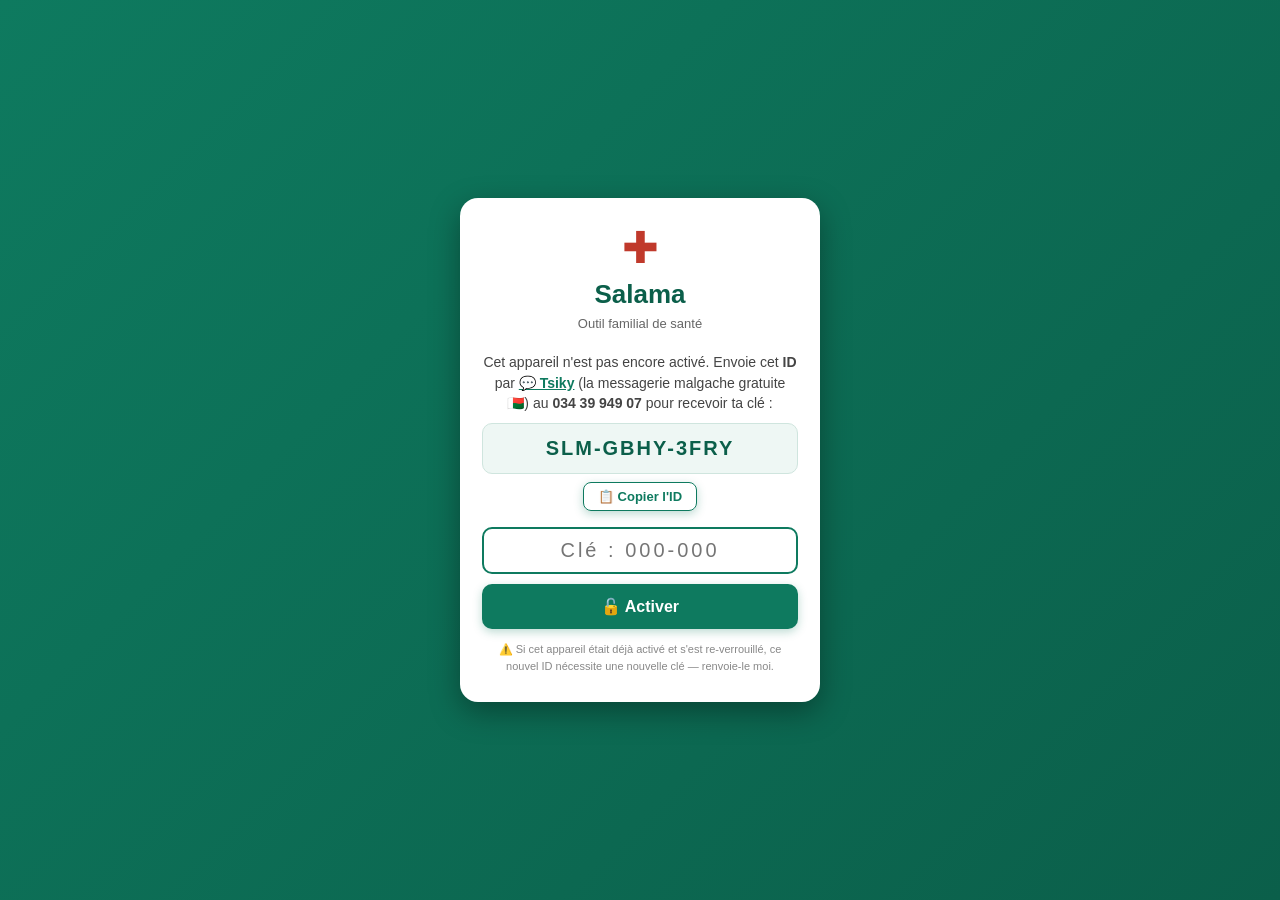
<file: index.html>
<!DOCTYPE html>
<html lang="fr">
<head>
  <meta charset="UTF-8">
  <meta name="viewport" content="width=device-width, initial-scale=1.0, viewport-fit=cover">
  <meta name="theme-color" content="#0e7a5f">
  <title>Salama</title>
  <link rel="manifest" href="manifest.json">
  <link rel="icon" href="icon-192.png">
  <link rel="apple-touch-icon" href="icon-192.png">
  <link rel="stylesheet" href="style.css">
</head>
<body>

  <div id="horsLigne">📴 Pas de connexion — Salama continue de fonctionner normalement</div>

  <header>
    <h1>Salama</h1>
    <p>Outil familial de santé</p>
    <button id="btnTheme" data-action="basculerTheme" aria-label="Changer de thème">🌙</button>
  </header>

  <main>

    <section id="page-accueil" class="page active">
      <div id="banniere">
        <p id="banniereTexte">Ajoutez Salama à votre écran d'accueil.</p>
        <button id="btnInstaller" data-action="installer">Installer</button>
        <button id="btnFermerBanniere" data-action="fermerBanniere" aria-label="Fermer">✕</button>
      </div>
      <div id="profilActifAccueil"></div>
      <div class="tuiles">
        <button class="tuile" data-page="symptomes"><div style="font-size:1.9rem;">🩺</div><div>Symptômes</div></button>
        <button class="tuile" data-page="medocs"><div style="font-size:1.9rem;">💊</div><div>Médicaments</div></button>
        <button class="tuile" data-page="journal"><div style="font-size:1.9rem;">📔</div><div>Journal</div></button>
        <button class="tuile" data-page="profils"><div style="font-size:1.9rem;">👥</div><div>Profils</div></button>
      </div>
      <div class="disclaimer">
        ⚠️ Outil familial d'orientation — ne remplace pas l'avis d'un médecin. En cas de doute, consultez un professionnel de santé.
        <small style="display:block;margin-top:6px;">Salama v1.0</small>
      </div>
    </section>

    <section id="page-symptomes" class="page">
      <input id="rechercheSymptomes" type="search" placeholder="🔎 Rechercher un symptôme…">
      <label for="dureeSymptomes">Depuis combien de temps ?</label>
      <select id="dureeSymptomes">
        <option value="aujourdhui">Depuis aujourd'hui</option>
        <option value="jours23">Depuis 2 ou 3 jours</option>
        <option value="plus3">Depuis plus de 3 jours</option>
      </select>
      <div id="compteurSymptomes" class="petit" style="margin:8px 0;"></div>
      <div id="listeSymptomes"></div>
      <div id="aucunSymptome">Aucun symptôme ne correspond à ta recherche.</div>
      <button id="btnToutDecocher" data-action="toutDecocher" style="background:var(--champ);color:var(--texte2);border:1.5px solid var(--bord);box-shadow:none;margin-top:8px;">Tout décocher</button>
      <div id="resultats" style="margin-top:16px;"></div>
      <div class="disclaimer">⚠️ Salama ne remplace pas un médecin : en cas d'urgence, va directement au centre de santé.</div>
    </section>

    <section id="page-medocs" class="page">
      <div id="listeMedocs"></div>
      <div id="ficheMedoc" hidden></div>
    </section>

    <section id="page-journal" class="page">
      <div id="dateJour"></div>
      <textarea id="texteJournal" placeholder="Ce qui s'est passé aujourd'hui : symptômes, température, médicaments donnés…" style="min-height:110px;"></textarea>
      <button id="btnAjouterJournal" data-action="ajouterJournal" style="margin-top:10px;">➕ Ajouter au journal</button>
      <input id="rechercheJournal" type="search" placeholder="🔎 Rechercher dans le journal…" style="margin-top:16px;">
      <div id="listeJournal"></div>
    </section>

    <section id="page-profils" class="page">
      <h2>Profils de la famille</h2>
      <div id="listeProfils"></div>
      <h2 style="margin-top:24px;">Nouveau profil</h2>
      <form id="formProfil">
        <label for="pNom">Nom</label>
        <input id="pNom" maxlength="30" placeholder="Prénom" autocomplete="off">
        <label for="pSexe">Sexe</label>
        <select id="pSexe">
          <option value="h">Garçon / Homme</option>
          <option value="f">Fille / Femme</option>
        </select>
        <div id="blocGrossesse" hidden>
          <label>Grossesse en cours ?</label>
          <div id="groupeGrossesse">
            <button type="button" data-action="choisirGrossesse" data-val="oui">Oui</button>
            <button type="button" data-action="choisirGrossesse" data-val="non">Non</button>
          </div>
        </div>
        <label for="pNaissance">Année de naissance</label>
        <input id="pNaissance" type="number" inputmode="numeric" placeholder="Exemple : 1995" min="1900">
        <label for="pNaissancePrecise">Date de naissance exacte (optionnel — utile pour un bébé)</label>
        <input id="pNaissancePrecise" type="date">
        <label for="pPoids">Poids en kg (optionnel — sert à calculer les doses enfant)</label>
        <input id="pPoids" type="number" inputmode="decimal" step="0.1" placeholder="Exemple : 12.5" min="1" max="300">
        <div id="erreurProfil" hidden style="color:var(--terre);font-size:0.9rem;margin-top:8px;"></div>
        <button type="submit" style="margin-top:14px;">💾 Enregistrer le profil</button>
      </form>
    </section>

  </main>

  <button id="btnFlottant" data-action="analyser" aria-label="Analyser les symptômes" hidden>🔍</button>
  <button id="btnRemonter" data-action="remonter" aria-label="Remonter en haut" style="position:fixed;right:16px;bottom:152px;display:none;z-index:44;">⬆️</button>

  <nav>
    <button data-page="accueil" class="active"><span>🏠</span><span>Accueil</span></button>
    <button data-page="symptomes"><span>🩺</span><span>Symptômes</span></button>
    <button data-page="medocs"><span>💊</span><span>Médicaments</span></button>
    <button data-page="journal"><span>📔</span><span>Journal</span></button>
    <button data-page="profils"><span>👥</span><span>Profils</span></button>
  </nav>

  <script>
    /* Rapporteur d'erreurs : affiche un message clair si le code plante */
    window.addEventListener('error', function (e) { alert('Salama — problème détecté :\n' + e.message + '\n(ligne ' + e.lineno + ')'); });
  </script>
  <script src="data.js"></script>
  <script src="activation.js"></script>
  <script src="app.js"></script>
</body>
</html>
</file>
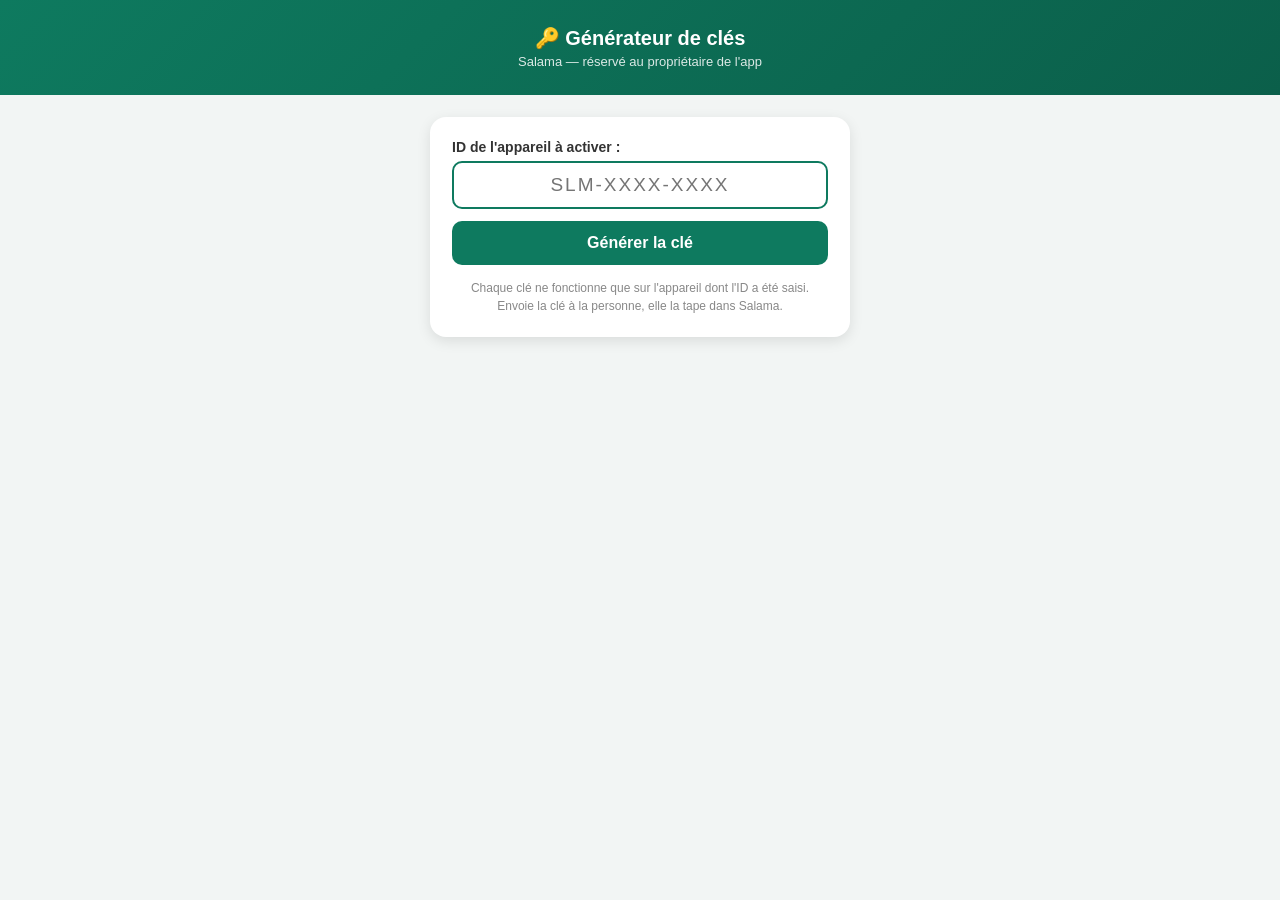
<file: generateur.html>
<!DOCTYPE html>
<html lang="fr">
<head>
<meta charset="UTF-8">
<meta name="viewport" content="width=device-width, initial-scale=1.0">
<meta name="robots" content="noindex, nofollow">
<title>Générateur de clés — Salama</title>
<style>
  * { margin:0; padding:0; box-sizing:border-box; }
  body {
    font-family:-apple-system,Roboto,Arial,sans-serif;
    background:#f2f5f4; min-height:100vh;
  }
  .entete {
    background:linear-gradient(135deg,#0e7a5f,#0b5f4a);
    color:#fff; text-align:center; padding:26px 16px;
  }
  .entete h1 { font-size:20px; }
  .entete p { font-size:13px; opacity:.85; margin-top:4px; }
  .carte {
    background:#fff; max-width:420px; margin:22px auto;
    border-radius:16px; padding:22px; width:calc(100% - 32px);
    box-shadow:0 4px 14px rgba(0,0,0,.10);
  }
  label { font-size:14px; font-weight:600; color:#333; display:block; margin-bottom:6px; }
  input {
    width:100%; font-size:19px; text-align:center; letter-spacing:2px;
    padding:11px; border:2px solid #0e7a5f; border-radius:10px; outline:none;
    text-transform:uppercase;
  }
  button.principal {
    width:100%; margin-top:12px; background:#0e7a5f; color:#fff; border:none;
    border-radius:10px; padding:13px; font-size:16px; font-weight:700; cursor:pointer;
  }
  .resultat {
    display:none; margin-top:16px; background:#eef7f4; border:1px solid #cfe5de;
    border-radius:12px; padding:16px; text-align:center;
  }
  .resultat .cle { font-size:30px; font-weight:800; letter-spacing:4px; color:#0b5f4a; }
  .resultat button {
    margin-top:10px; background:none; border:1px solid #0e7a5f; color:#0e7a5f;
    border-radius:8px; padding:6px 14px; font-size:13px; cursor:pointer;
  }
  .erreur { display:none; color:#c0392b; font-size:13px; margin-top:10px; text-align:center; }
  .note { font-size:12px; color:#888; text-align:center; margin-top:14px; line-height:1.5; }
</style>
</head>
<body>

<div class="entete">
  <h1>🔑 Générateur de clés</h1>
  <p>Salama — réservé au propriétaire de l'app</p>
</div>

<div class="carte">
  <label for="champId">ID de l'appareil à activer :</label>
  <input id="champId" type="text" placeholder="SLM-XXXX-XXXX" maxlength="13" autocomplete="off">
  <button class="principal" onclick="generer()">Générer la clé</button>

  <div class="erreur" id="erreur">❌ ID invalide. Il doit ressembler à SLM-XXXX-XXXX.</div>

  <div class="resultat" id="resultat">
    <div style="font-size:13px;color:#555;">Clé pour cet appareil :</div>
    <div class="cle" id="laCle"></div>
    <button onclick="copier()">📋 Copier la clé</button>
  </div>

  <div class="note">Chaque clé ne fonctionne que sur l'appareil dont l'ID a été saisi.<br>
  Envoie la clé à la personne, elle la tape dans Salama.</div>
</div>
<script>
/* ⚠️ Cet algorithme doit rester IDENTIQUE à celui de activation.js */
function cleAttendue(id) {
  var h = 7;
  for (var i = 0; i < id.length; i++) {
    h = (h * 33 + id.charCodeAt(i)) % 1000000;
  }
  h = (h * 13 + 5107) % 1000000;
  var n = '000000' + h;
  n = n.slice(n.length - 6);
  return n.slice(0, 3) + '-' + n.slice(3);
}

function normaliserId(id) {
  var brut = (id || '').toUpperCase().replace(/[^A-Z0-9]/g, '');
  if (brut.length === 11 && brut.indexOf('SLM') === 0) {
    return brut.slice(0, 3) + '-' + brut.slice(3, 7) + '-' + brut.slice(7, 11);
  }
  return null;
}

var champ = document.getElementById('champId');
champ.addEventListener('input', function () {
  var v = champ.value.toUpperCase().replace(/[^A-Z0-9]/g, '').slice(0, 11);
  if (v.length > 7) v = v.slice(0, 3) + '-' + v.slice(3, 7) + '-' + v.slice(7);
  else if (v.length > 3) v = v.slice(0, 3) + '-' + v.slice(3);
  champ.value = v;
});

function generer() {
  var id = normaliserId(champ.value);
  var bloc = document.getElementById('resultat');
  var err = document.getElementById('erreur');
  if (!id) { bloc.style.display = 'none'; err.style.display = 'block'; return; }
  err.style.display = 'none';
  document.getElementById('laCle').textContent = cleAttendue(id);
  bloc.style.display = 'block';
}

function copier() {
  var cle = document.getElementById('laCle').textContent;
  if (navigator.clipboard && navigator.clipboard.writeText) {
    navigator.clipboard.writeText(cle);
  } else {
    var z = document.createElement('textarea');
    z.value = cle; document.body.appendChild(z); z.select();
    try { document.execCommand('copy'); } catch (e) {}
    document.body.removeChild(z);
  }
}
</script>

</body>
</html>
</file>
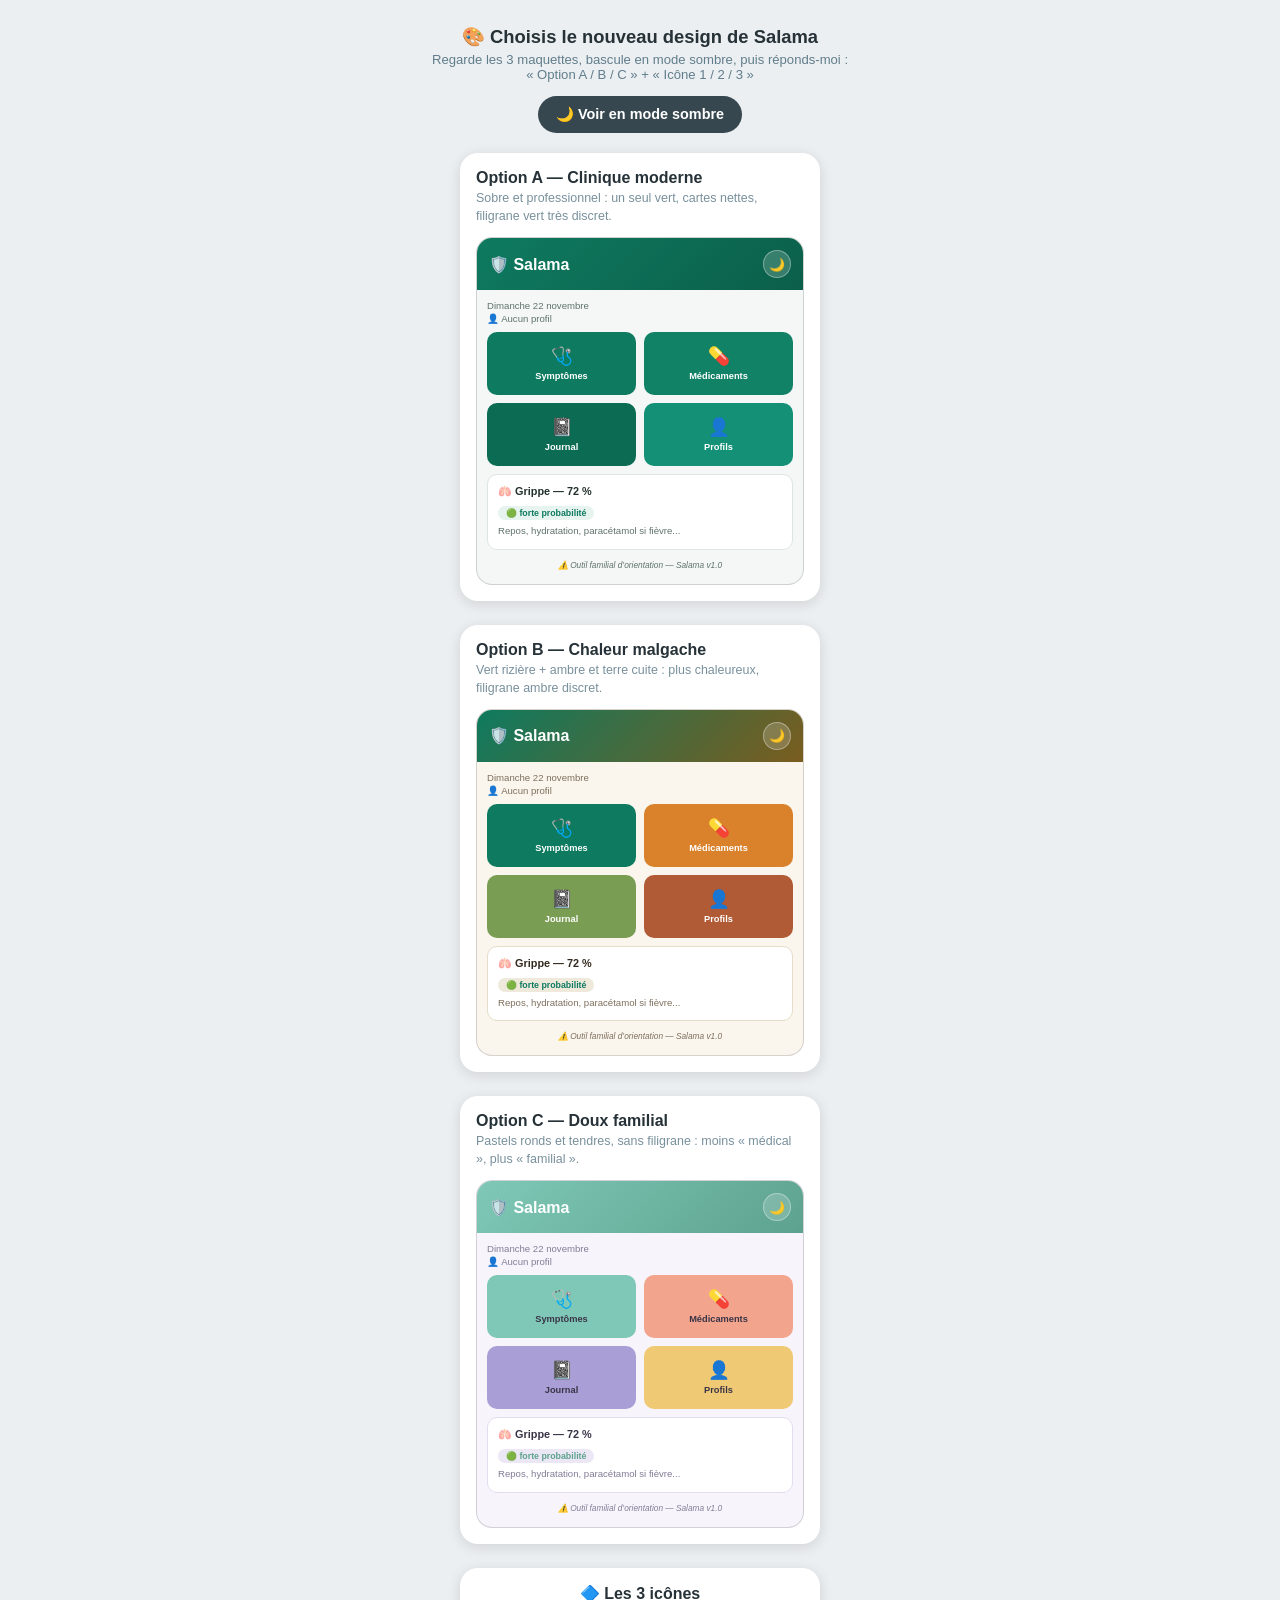
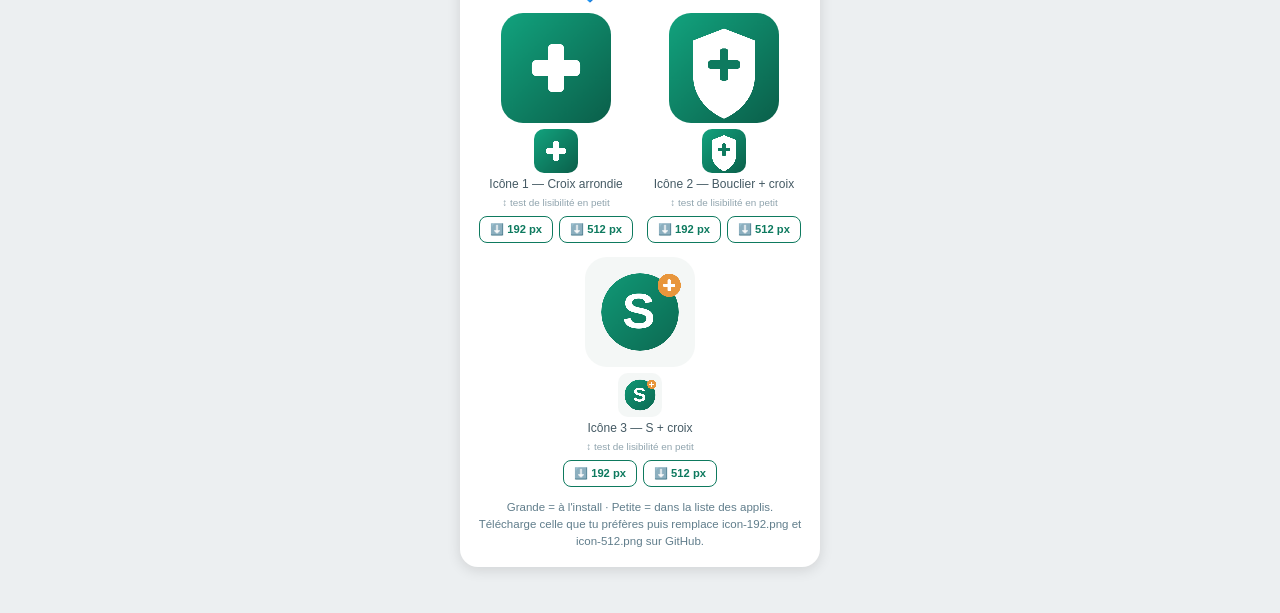
<file: maquettes.html>
<!DOCTYPE html>
<html lang="fr">
<head>
<meta charset="UTF-8">
<meta name="viewport" content="width=device-width, initial-scale=1.0">
<title>Choix du design — Salama</title>
<style>
  * { margin:0; padding:0; box-sizing:border-box; }
  body { font-family:'Segoe UI',Roboto,sans-serif; background:#eceff1; padding:16px; }
  h1 { text-align:center; font-size:1.15rem; color:#263238; margin:10px 0 4px; }
  .sous { text-align:center; font-size:0.82rem; color:#607d8b; margin-bottom:14px; }
  #toggleTheme {
    display:block; margin:0 auto 20px; padding:10px 18px; border:none; border-radius:20px;
    background:#37474f; color:#fff; font-size:0.9rem; font-weight:600; cursor:pointer;
  }
  .option {
    background:#fff; border-radius:18px; padding:16px; max-width:360px;
    margin:0 auto 24px; box-shadow:0 3px 14px rgba(0,0,0,.12);
  }
  .option h2 { font-size:1rem; color:#263238; margin-bottom:2px; }
  .option .desc { font-size:0.78rem; color:#78909c; margin-bottom:12px; line-height:1.45; }
  .tel { border-radius:16px; overflow:hidden; border:1px solid rgba(0,0,0,.15); }
  .tel-header { display:flex; justify-content:space-between; align-items:center; padding:12px; }
  .tel-header .titre { font-weight:700; font-size:1rem; }
  .tel-header .lune { width:28px; height:28px; border-radius:50%; display:flex;
    align-items:center; justify-content:center; font-size:0.8rem; }
  .tel-corps { padding:10px; position:relative; overflow:hidden; }
  .filigrane { position:absolute; inset:0; background-repeat:no-repeat;
    background-position:center 45%; background-size:130px; pointer-events:none; }
  .tel-date { font-size:0.6rem; margin-bottom:2px; position:relative; }
  .tel-profil { font-size:0.6rem; margin-bottom:8px; position:relative; }
  .tel-grille { display:grid; grid-template-columns:1fr 1fr; gap:8px; position:relative; }
  .tuile { border-radius:10px; padding:14px 6px; text-align:center; font-size:1.1rem; }
  .tuile span { display:block; font-size:0.58rem; font-weight:700; margin-top:4px; }
  .tel-carte { border-radius:10px; padding:10px; margin-top:8px; position:relative; }
  .tel-carte h4 { font-size:0.68rem; margin-bottom:4px; }
  .tel-carte p { font-size:0.6rem; line-height:1.5; }
  .badge { display:inline-block; font-size:0.55rem; padding:2px 8px; border-radius:8px; font-weight:700; }
  .tel-disclaimer { text-align:center; font-size:0.52rem; font-style:italic; padding:10px 8px 4px; position:relative; }
  .zone-icones { background:#fff; border-radius:18px; padding:16px; max-width:360px;
    margin:0 auto 30px; box-shadow:0 3px 14px rgba(0,0,0,.12); }
  .zone-icones h2 { font-size:1rem; color:#263238; margin-bottom:10px; text-align:center; }
  .rangee-icones { display:flex; flex-wrap:wrap; gap:14px; justify-content:center; }
  .carte-icones { text-align:center; }
  .carte-icones .grande { width:110px; height:110px; border-radius:22px; display:block; margin:0 auto 6px; }
  .carte-icones .petite { width:44px; height:44px; border-radius:10px; display:block; margin:0 auto 4px; }
  .carte-icones .nom { font-size:0.75rem; color:#455a64; margin-bottom:6px; }
  .carte-icones .mini { font-size:0.62rem; color:#90a4ae; margin-bottom:8px; }
  .btns-dl { display:flex; gap:6px; justify-content:center; }
  .btns-dl button { padding:6px 10px; font-size:0.7rem; border:1px solid #0e7a5f; color:#0e7a5f;
    background:none; border-radius:8px; cursor:pointer; font-weight:600; }
  .legende { font-size:0.72rem; color:#607d8b; text-align:center; margin-top:12px; line-height:1.5; }
</style>
</head>
<body>
<h1>🎨 Choisis le nouveau design de Salama</h1>
<p class="sous">Regarde les 3 maquettes, bascule en mode sombre, puis réponds-moi :<br>
« Option A / B / C » + « Icône 1 / 2 / 3 »</p>
<button id="toggleTheme" onclick="basculerApercu()">🌙 Voir en mode sombre</button>
<div id="zoneOptions"></div>

<div class="zone-icones">
  <h2>🔷 Les 3 icônes</h2>
  <div class="rangee-icones" id="rangeeIcones"></div>
  <p class="legende">Grande = à l'install · Petite = dans la liste des applis.<br>
  Télécharge celle que tu préfères puis remplace icon-192.png et icon-512.png sur GitHub.</p>
</div>

<script>
/* ============ LES 3 PALETTES ============ */
const PALETTES = [
  { cle:'A', nom:'Option A — Clinique moderne',
    desc:'Sobre et professionnel : un seul vert, cartes nettes, filigrane vert très discret.',
    clair:{ fond:'#f4f7f6', carte:'#ffffff', texte:'#22312b', doux:'#5f726c',
      accent:'#0e7a5f', accentClair:'#e6f3ef', bordure:'#dde5e2',
      header:['#0e7a5f','#0b5f4a'], texteHeader:'#ffffff',
      tuiles:['#0e7a5f','#128266','#0c6b53','#149077'], texteTuile:'#ffffff',
      filigrane:'#0e7a5f', opFiligrane:0.07 },
    sombre:{ fond:'#131a1c', carte:'#1c2426', texte:'#e8efec', doux:'#9db0a9',
      accent:'#2fbf9a', accentClair:'#1d3a33', bordure:'#2c3a3d',
      header:['#0b3d30','#093128'], texteHeader:'#e8efec',
      tuiles:['#0e7a5f','#128266','#0c6b53','#149077'], texteTuile:'#ffffff',
      filigrane:'#2fbf9a', opFiligrane:0.06 } },
  { cle:'B', nom:'Option B — Chaleur malgache',
    desc:'Vert rizière + ambre et terre cuite : plus chaleureux, filigrane ambre discret.',
    clair:{ fond:'#faf6ee', carte:'#ffffff', texte:'#33291d', doux:'#7d6f5c',
      accent:'#0e7a5f', accentClair:'#efe9dc', bordure:'#e5dcc9',
      header:['#0e7a5f','#7a5c1e'], texteHeader:'#ffffff',
      tuiles:['#0e7a5f','#d9822b','#7a9d54','#b05a36'], texteTuile:'#ffffff',
      filigrane:'#d9822b', opFiligrane:0.08 },
    sombre:{ fond:'#1a1712', carte:'#241f18', texte:'#f0e9dc', doux:'#b3a48c',
      accent:'#3fbf9a', accentClair:'#2e2a1e', bordure:'#3a332a',
      header:['#0b3d30','#3d2c0e'], texteHeader:'#f0e9dc',
      tuiles:['#0e7a5f','#d9822b','#7a9d54','#b05a36'], texteTuile:'#ffffff',
      filigrane:'#d9822b', opFiligrane:0.07 } },
  { cle:'C', nom:'Option C — Doux familial',
    desc:'Pastels ronds et tendres, sans filigrane : moins « médical », plus « familial ».',
    clair:{ fond:'#f7f5fb', carte:'#ffffff', texte:'#3a3447', doux:'#837c96',
      accent:'#5da28e', accentClair:'#ece7f5', bordure:'#e2ddef',
      header:['#7fc8b7','#5da28e'], texteHeader:'#ffffff',
      tuiles:['#7fc8b7','#f2a48d','#a99fd6','#f0c975'], texteTuile:'#3a3447',
      filigrane:null, opFiligrane:0 },
    sombre:{ fond:'#17151f', carte:'#211e2b', texte:'#ece9f4', doux:'#a29ab5',
      accent:'#8fd4c0', accentClair:'#2c2838', bordure:'#332e42',
      header:['#3d3654','#2f2a42'], texteHeader:'#ece9f4',
      tuiles:['#5da28e','#d98a76','#8f85ba','#d4ab5f'], texteTuile:'#ffffff',
      filigrane:null, opFiligrane:0 } }
];

let sombreActif = false;

function svgFiligrane(couleur) {
  if (!couleur) return 'none';
  const svg = "<svg xmlns='http://www.w3.org/2000/svg' viewBox='0 0 200 200'>" +
    "<rect x='70' y='18' width='60' height='164' rx='14' fill='" + couleur + "'/>" +
    "<rect x='18' y='70' width='164' height='60' rx='14' fill='" + couleur + "'/></svg>";
  return "url(\"data:image/svg+xml," + encodeURIComponent(svg) + "\")";
}

function maquetteHTML(p) {
  const v = sombreActif ? p.sombre : p.clair;
  const grad = 'linear-gradient(135deg,' + v.header[0] + ',' + v.header[1] + ')';
  let h = '<div class="option"><h2>' + p.nom + '</h2><p class="desc">' + p.desc + '</p>';
  h += '<div class="tel" style="background:' + v.fond + ';color:' + v.texte + '">';
  h += '<div class="tel-header" style="background:' + grad + ';color:' + v.texteHeader + '">' +
       '<span class="titre">🛡️ Salama</span>' +
       '<span class="lune" style="background:rgba(255,255,255,.18);border:1px solid rgba(255,255,255,.35)">🌙</span></div>';
  h += '<div class="tel-corps">';
  if (v.filigrane) h += '<div class="filigrane" style="background-image:' + svgFiligrane(v.filigrane) +
    ';opacity:' + v.opFiligrane + '"></div>';
  h += '<p class="tel-date" style="color:' + v.doux + '">Dimanche 22 novembre</p>' +
       '<p class="tel-profil" style="color:' + v.doux + '">👤 Aucun profil</p>';
  const noms = ['🩺<span>Symptômes</span>','💊<span>Médicaments</span>','📓<span>Journal</span>','👤<span>Profils</span>'];
  h += '<div class="tel-grille">' + v.tuiles.map((c,i) =>
       '<div class="tuile" style="background:' + c + ';color:' + v.texteTuile + '">' + noms[i] + '</div>').join('') + '</div>';
  h += '<div class="tel-carte" style="background:' + v.carte + ';border:1px solid ' + v.bordure + '">' +
       '<h4>🫁 Grippe — 72 %</h4>' +
       '<span class="badge" style="background:' + v.accentClair + ';color:' + v.accent + '">🟢 forte probabilité</span>' +
       '<p style="color:' + v.doux + ';margin-top:4px">Repos, hydratation, paracétamol si fièvre...</p></div>';
  h += '<p class="tel-disclaimer" style="color:' + v.doux + '">⚠️ Outil familial d\u2019orientation — Salama v1.0</p>';
  h += '</div></div></div>';
  return h;
}

function rendre() {
  document.getElementById('zoneOptions').innerHTML =
    PALETTES.map(maquetteHTML).join('');
  document.getElementById('toggleTheme').textContent =
    sombreActif ? '☀️ Voir en mode clair' : '🌙 Voir en mode sombre';
}
function basculerApercu() { sombreActif = !sombreActif; rendre(); }
rendre();

/* ============ LES 3 ICÔNES ============ */
const T = 512;
function rr(ctx,x,y,w,h,r) {
  ctx.beginPath();
  ctx.moveTo(x+r,y);
  ctx.arcTo(x+w,y,x+w,y+h,r); ctx.arcTo(x+w,y+h,x,y+h,r);
  ctx.arcTo(x,y+h,x,y,r); ctx.arcTo(x,y,x+w,y,r);
  ctx.closePath();
}
function fondVert(ctx) {
  const g = ctx.createLinearGradient(0,0,T,T);
  g.addColorStop(0,'#12a37e'); g.addColorStop(1,'#0b5f4a');
  ctx.fillStyle = g; ctx.fillRect(0,0,T,T);
}
function croixBlanche(ctx, cx, cy, taille, coin) {
  ctx.fillStyle = '#ffffff';
  const t = taille;
  rr(ctx, cx - t/2, cy - t*1.45, t, t*2.9, coin); ctx.fill();
  rr(ctx, cx - t*1.45, cy - t/2, t*2.9, t, coin); ctx.fill();
}
const ICONES = [
  { nom: 'Icône 1 — Croix arrondie', dessiner: function(ctx) {
      fondVert(ctx);
      croixBlanche(ctx, T/2, T/2, 78, 26);
  } },
  { nom: 'Icône 2 — Bouclier + croix', dessiner: function(ctx) {
      fondVert(ctx);
      ctx.fillStyle = '#ffffff';
      ctx.beginPath();
      ctx.moveTo(256,72);
      ctx.lineTo(400,128); ctx.lineTo(400,288);
      ctx.bezierCurveTo(400,400,320,464,256,492);
      ctx.bezierCurveTo(192,464,112,400,112,288);
      ctx.lineTo(112,128); ctx.closePath(); ctx.fill();
      ctx.fillStyle = '#0e7a5f';
      rr(ctx, 236, 165, 40, 150, 14); ctx.fill();
      rr(ctx, 181, 220, 150, 40, 14); ctx.fill();
  } },
  { nom: 'Icône 3 — S + croix', dessiner: function(ctx) {
      ctx.fillStyle = '#f4f7f6'; ctx.fillRect(0,0,T,T);
      const g = ctx.createLinearGradient(0,0,T,T);
      g.addColorStop(0,'#12a37e'); g.addColorStop(1,'#0b5f4a');
      ctx.fillStyle = g;
      ctx.beginPath(); ctx.arc(256,256,180,0,Math.PI*2); ctx.fill();
      ctx.fillStyle = '#ffffff';
      ctx.font = 'bold 230px sans-serif';
      ctx.textAlign = 'center'; ctx.textBaseline = 'middle';
      ctx.fillText('S', 250, 268);
      ctx.fillStyle = '#e8963c';
      ctx.beginPath(); ctx.arc(392,132,54,0,Math.PI*2); ctx.fill();
      ctx.fillStyle = '#ffffff';
      rr(ctx, 384, 104, 16, 56, 6); ctx.fill();
      rr(ctx, 364, 124, 56, 16, 6); ctx.fill();
  } }
];
const rangee = document.getElementById('rangeeIcones');
ICONES.forEach((ic, i) => {
  const div = document.createElement('div');
  div.className = 'carte-icones';
  const grand = document.createElement('canvas');
  grand.width = grand.height = T;
  grand.className = 'grande';
  ic.dessiner(grand.getContext('2d'));
  const petit = document.createElement('canvas');
  petit.width = petit.height = T;
  petit.className = 'petite';
  ic.dessiner(petit.getContext('2d'));
  const nom = document.createElement('div');
  nom.className = 'nom'; nom.textContent = ic.nom;
  const mini = document.createElement('div');
  mini.className = 'mini'; mini.textContent = '↕ test de lisibilité en petit';
  const btns = document.createElement('div');
  btns.className = 'btns-dl';
  [192,512].forEach(taille => {
    const b = document.createElement('button');
    b.textContent = '⬇️ ' + taille + ' px';
    b.onclick = function() {
      const c = document.createElement('canvas');
      c.width = c.height = taille;
      c.getContext('2d').drawImage(grand, 0, 0, taille, taille);
      const a = document.createElement('a');
      a.download = 'icon-' + taille + '.png';
      a.href = c.toDataURL('image/png');
      a.click();
    };
    btns.appendChild(b);
  });
  div.appendChild(grand); div.appendChild(petit);
  div.appendChild(nom); div.appendChild(mini); div.appendChild(btns);
  rangee.appendChild(div);
});
</script>
</body>
</html>
</file>
<file: style.css>
/* ==============================================
   SALAMA — style.css v1.0
   Design B « Chaleur malgache »
   vert #0e7a5f · ambre #d9822b · terre cuite #b05a36
   vert rizière #7a9d54 · fond crème #faf6ee
   Filigrane retiré — ombres ajoutées
   ============================================== */

/* ---------- Couleurs (mode clair) ---------- */
:root {
  --fond: #faf6ee;
  --carte: #ffffff;
  --champ: #ffffff;
  --texte: #2b2620;
  --texte2: #6e6455;
  --bord: #e6ddc9;
  --accent: #0e7a5f;
  --accent-fonce: #0c6b53;
  --ambre: #d9822b;
  --terre: #b05a36;
  --riziere: #7a9d54;
  --ombre: 0 2px 6px rgba(60, 48, 28, 0.10), 0 6px 18px rgba(60, 48, 28, 0.08);
  --ombre-forte: 0 8px 24px rgba(60, 48, 28, 0.22);
  --voile: rgba(255, 255, 255, 0.22);
  color-scheme: light;
}

/* ---------- Couleurs (mode sombre, harmonisé) ---------- */
body.sombre, html.sombre, body.dark, html.dark,
body[data-theme="sombre"], html[data-theme="sombre"],
body[data-theme="dark"], html[data-theme="dark"] {
  --fond: #211d17;
  --carte: #2b261f;
  --champ: #353026;
  --texte: #f2ead9;
  --texte2: #b3a891;
  --bord: #47402f;
  --accent: #149077;
  --accent-fonce: #0e7a5f;
  --ambre: #e8963c;
  --terre: #d0704a;
  --riziere: #8fb36a;
  --ombre: 0 2px 8px rgba(0, 0, 0, 0.40), 0 6px 20px rgba(0, 0, 0, 0.30);
  --ombre-forte: 0 8px 26px rgba(0, 0, 0, 0.55);
  --voile: rgba(255, 255, 255, 0.12);
  color-scheme: dark;
}

/* ---------- Base ---------- */
* { box-sizing: border-box; -webkit-tap-highlight-color: transparent; }
body {
  margin: 0;
  background: var(--fond);
  color: var(--texte);
  font-family: -apple-system, "Segoe UI", Roboto, "Helvetica Neue", Arial, sans-serif;
  font-size: 15px;
  line-height: 1.45;
  transition: background 0.3s, color 0.3s;
}
[hidden] { display: none !important; }
h1, h2, h3 { line-height: 1.25; }
h2 { font-size: 1.15rem; margin: 20px 0 10px; }
h3 { font-size: 1.05rem; margin: 0 0 8px; }
p { margin: 8px 0; }
small, .petit { color: var(--texte2); font-size: 0.82rem; }
hr { border: none; border-top: 1px solid var(--bord); margin: 16px 0; }
a { color: var(--accent); }

/* ---------- Boutons (général) ---------- */
button {
  font-family: inherit;
  font-size: 1rem;
  font-weight: 600;
  border: none;
  border-radius: 14px;
  padding: 12px 18px;
  background: var(--accent);
  color: #ffffff;
  cursor: pointer;
  box-shadow: 0 3px 10px rgba(14, 122, 95, 0.28);
  transition: transform 0.12s;
}
button:active { transform: scale(0.97); }
button:disabled { opacity: 0.5; box-shadow: none; }
button:focus-visible { outline: 3px solid var(--ambre); outline-offset: 2px; }

/* ---------- Champs de formulaire ---------- */
input, select, textarea {
  font-family: inherit;
  font-size: 1rem;
  width: 100%;
  padding: 12px 14px;
  border: 1.5px solid var(--bord);
  border-radius: 12px;
  background: var(--champ);
  color: var(--texte);
}
input:focus, select:focus, textarea:focus {
  outline: none;
  border-color: var(--accent);
  box-shadow: 0 0 0 3px rgba(14, 122, 95, 0.15);
}
label {
  display: block;
  font-weight: 600;
  font-size: 0.88rem;
  color: var(--texte2);
  margin: 12px 0 6px;
}
input[type="checkbox"], input[type="radio"] {
  width: 20px;
  height: 20px;
  accent-color: var(--accent);
  flex-shrink: 0;
}
textarea { min-height: 80px; resize: vertical; }

/* ---------- En-tête ---------- */
header {
  position: relative;
  background: linear-gradient(135deg, #0e7a5f 0%, #128266 45%, #d9822b 120%);
  color: #ffffff;
  padding: 20px 16px 24px;
  border-radius: 0 0 22px 22px;
  box-shadow: 0 4px 16px rgba(14, 122, 95, 0.30);
}
header h1 { margin: 0; font-size: 1.5rem; letter-spacing: 0.5px; }
header p { margin: 4px 0 0; font-size: 0.9rem; opacity: 0.92; }

#btnTheme {
  position: absolute;
  top: 16px;
  right: 14px;
  width: 42px;
  height: 42px;
  padding: 0;
  border-radius: 50%;
  font-size: 1.15rem;
  background: var(--voile);
  color: #ffffff;
  box-shadow: 0 2px 8px rgba(0, 0, 0, 0.20);
}

/* ---------- Menu du bas ---------- */
nav {
  position: fixed;
  left: 0;
  right: 0;
  bottom: 0;
  z-index: 50;
  display: flex;
  gap: 2px;
  background: var(--carte);
  padding: 6px 6px calc(8px + env(safe-area-inset-bottom, 0px));
  box-shadow: 0 -3px 14px rgba(0, 0, 0, 0.12);
}
nav button {
  flex: 1;
  display: flex;
  flex-direction: column;
  align-items: center;
  gap: 2px;
  padding: 6px 2px;
  border-radius: 12px;
  background: none;
  box-shadow: none;
  font-size: 0.75rem;
  color: var(--texte2);
}
nav button span:first-child { font-size: 1.3rem; line-height: 1; }
nav button.active, nav button.actif {
  color: var(--accent);
  background: rgba(14, 122, 95, 0.12);
}

/* ---------- Pages ---------- */
.page, [id^="page-"] {
  display: none;
  max-width: 640px;
  margin: 0 auto;
  padding: 16px 14px calc(96px + env(safe-area-inset-bottom, 0px));
}
.page.active, .page.actif, .page.visible,
[id^="page-"].active, [id^="page-"].actif, [id^="page-"].visible { display: block; }

/* ---------- Tuiles de l'accueil ---------- */
.tuiles {
  display: grid;
  grid-template-columns: 1fr 1fr;
  gap: 12px;
  margin: 16px 0;
}
.tuile {
  border: none;
  border-radius: 18px;
  padding: 20px 14px;
  color: #ffffff;
  font-size: 1.05rem;
  font-weight: 700;
  text-align: center;
  box-shadow: var(--ombre);
}
.tuile:nth-child(1) { background: #0e7a5f; box-shadow: 0 4px 14px rgba(14, 122, 95, 0.35); }
.tuile:nth-child(2) { background: #d9822b; box-shadow: 0 4px 14px rgba(217, 130, 43, 0.35); }
.tuile:nth-child(3) { background: #b05a36; box-shadow: 0 4px 14px rgba(176, 90, 54, 0.35); }
.tuile:nth-child(4) { background: #7a9d54; box-shadow: 0 4px 14px rgba(122, 157, 84, 0.35); }
.tuile:active { transform: scale(0.97); }

/* ---------- Accueil : profil actif + disclaimer en bas de page ---------- */
#profilActifAccueil {
  background: var(--carte);
  border-radius: 14px;
  padding: 14px 16px;
  margin-bottom: 14px;
  box-shadow: var(--ombre);
  font-weight: 600;
}
#page-accueil.active {
  display: flex;
  flex-direction: column;
  min-height: calc(100vh - 100px);
}
#page-accueil .disclaimer { margin-top: auto; }

/* ---------- Bannière d'installation (petite carte, accueil uniquement) ---------- */
#banniere {
  display: none;
  align-items: center;
  gap: 8px;
  background: var(--carte);
  border: 1px solid var(--bord);
  border-radius: 12px;
  padding: 8px 10px;
  margin-bottom: 14px;
  box-shadow: var(--ombre);
}
#banniere.visible, #banniere.show, #banniere.montree { display: flex; }
#banniere p { margin: 0; flex: 1; font-size: 0.85rem; color: var(--texte); }
#btnInstaller { padding: 7px 14px; font-size: 0.8rem; flex-shrink: 0; }
#btnFermerBanniere {
  background: none;
  color: var(--texte2);
  box-shadow: none;
  padding: 6px 8px;
  font-size: 0.9rem;
  flex-shrink: 0;
}

/* ---------- Cartes (listes et résultats) ---------- */
.carte, #listeJournal > *, #listeMedocs > *, #listeProfils > *, #resultats > * {
  background: var(--carte);
  border-radius: 14px;
  padding: 14px 16px;
  margin-bottom: 12px;
  box-shadow: var(--ombre);
}
#resultats > * { border-left: 5px solid var(--accent); }
#resultats .grave, #resultats .alerte, #resultats .danger { border-left-color: var(--terre); }
#resultats .modere, #resultats .prudence { border-left-color: var(--ambre); }
#resultats .ok, #resultats .info { border-left-color: var(--riziere); }

.badge {
  display: inline-block;
  padding: 3px 10px;
  border-radius: 999px;
  font-size: 0.75rem;
  font-weight: 700;
}
.badge-rouge, .badge-grave { background: var(--terre); color: #ffffff; }
.badge-orange, .badge-prudence { background: var(--ambre); color: #ffffff; }
.badge-vert, .badge-ok { background: var(--riziere); color: #ffffff; }

/* ---------- Symptômes ---------- */
#rechercheSymptomes, #rechercheJournal { margin-bottom: 12px; background: var(--carte); }
#listeSymptomes h3 { margin: 18px 0 8px; font-size: 0.95rem; color: var(--accent); }
#listeSymptomes label {
  display: flex;
  align-items: center;
  gap: 12px;
  background: var(--carte);
  border-radius: 12px;
  padding: 12px 14px;
  margin: 0 0 8px;
  font-size: 0.95rem;
  font-weight: 500;
  color: var(--texte);
  box-shadow: var(--ombre);
  cursor: pointer;
}
#aucunSymptome {
  display: none;
  text-align: center;
  color: var(--texte2);
  padding: 24px 10px;
  font-size: 0.95rem;
}
#aucunSymptome.visible, #aucunSymptome.actif, #aucunSymptome.show { display: block; }

/* ---------- Profils ---------- */
#formProfil {
  background: var(--carte);
  border-radius: 16px;
  padding: 16px;
  box-shadow: var(--ombre);
}
#groupeGrossesse { display: flex; gap: 8px; margin-bottom: 6px; }
#groupeGrossesse button {
  flex: 1;
  background: var(--champ);
  color: var(--texte2);
  border: 1.5px solid var(--bord);
  box-shadow: none;
}
#groupeGrossesse button.actif, #groupeGrossesse button.active,
#groupeGrossesse button.selected, #groupeGrossesse button.choisi {
  background: var(--accent);
  border-color: var(--accent);
  color: #ffffff;
}
#listeProfils button { font-size: 0.85rem; padding: 8px 14px; }

/* ---------- Journal ---------- */
#dateJour { font-weight: 700; margin-bottom: 10px; }

/* ---------- Fiche médicament ---------- */
#ficheMedoc {
  background: var(--carte);
  border-radius: 14px;
  padding: 16px;
  margin-top: 12px;
  box-shadow: var(--ombre);
}

/* ---------- Boutons flottants ---------- */
#btnFlottant {
  position: fixed;
  right: 16px;
  bottom: calc(84px + env(safe-area-inset-bottom, 0px));
  width: 58px;
  height: 58px;
  padding: 0;
  border-radius: 50%;
  font-size: 1.7rem;
  line-height: 1;
  z-index: 45;
  box-shadow: 0 6px 18px rgba(14, 122, 95, 0.45);
}
#btnRemonter {
  width: 46px;
  height: 46px;
  padding: 0;
  border-radius: 50%;
  font-size: 1.2rem;
  box-shadow: var(--ombre-forte);
}

/* ---------- Bandeau hors ligne ---------- */
#horsLigne {
  display: none;
  background: var(--terre);
  color: #ffffff;
  text-align: center;
  padding: 8px 12px;
  font-size: 0.85rem;
  font-weight: 600;
}
#horsLigne.visible, #horsLigne.show, #horsLigne.actif { display: block; }

/* ---------- Mentions / avertissement médical ---------- */
footer, .disclaimer, #disclaimer {
  background: rgba(217, 130, 43, 0.12);
  border-radius: 12px;
  padding: 12px 14px;
  font-size: 0.8rem;
  color: var(--texte2);
  margin-top: 18px;
}
</file>
